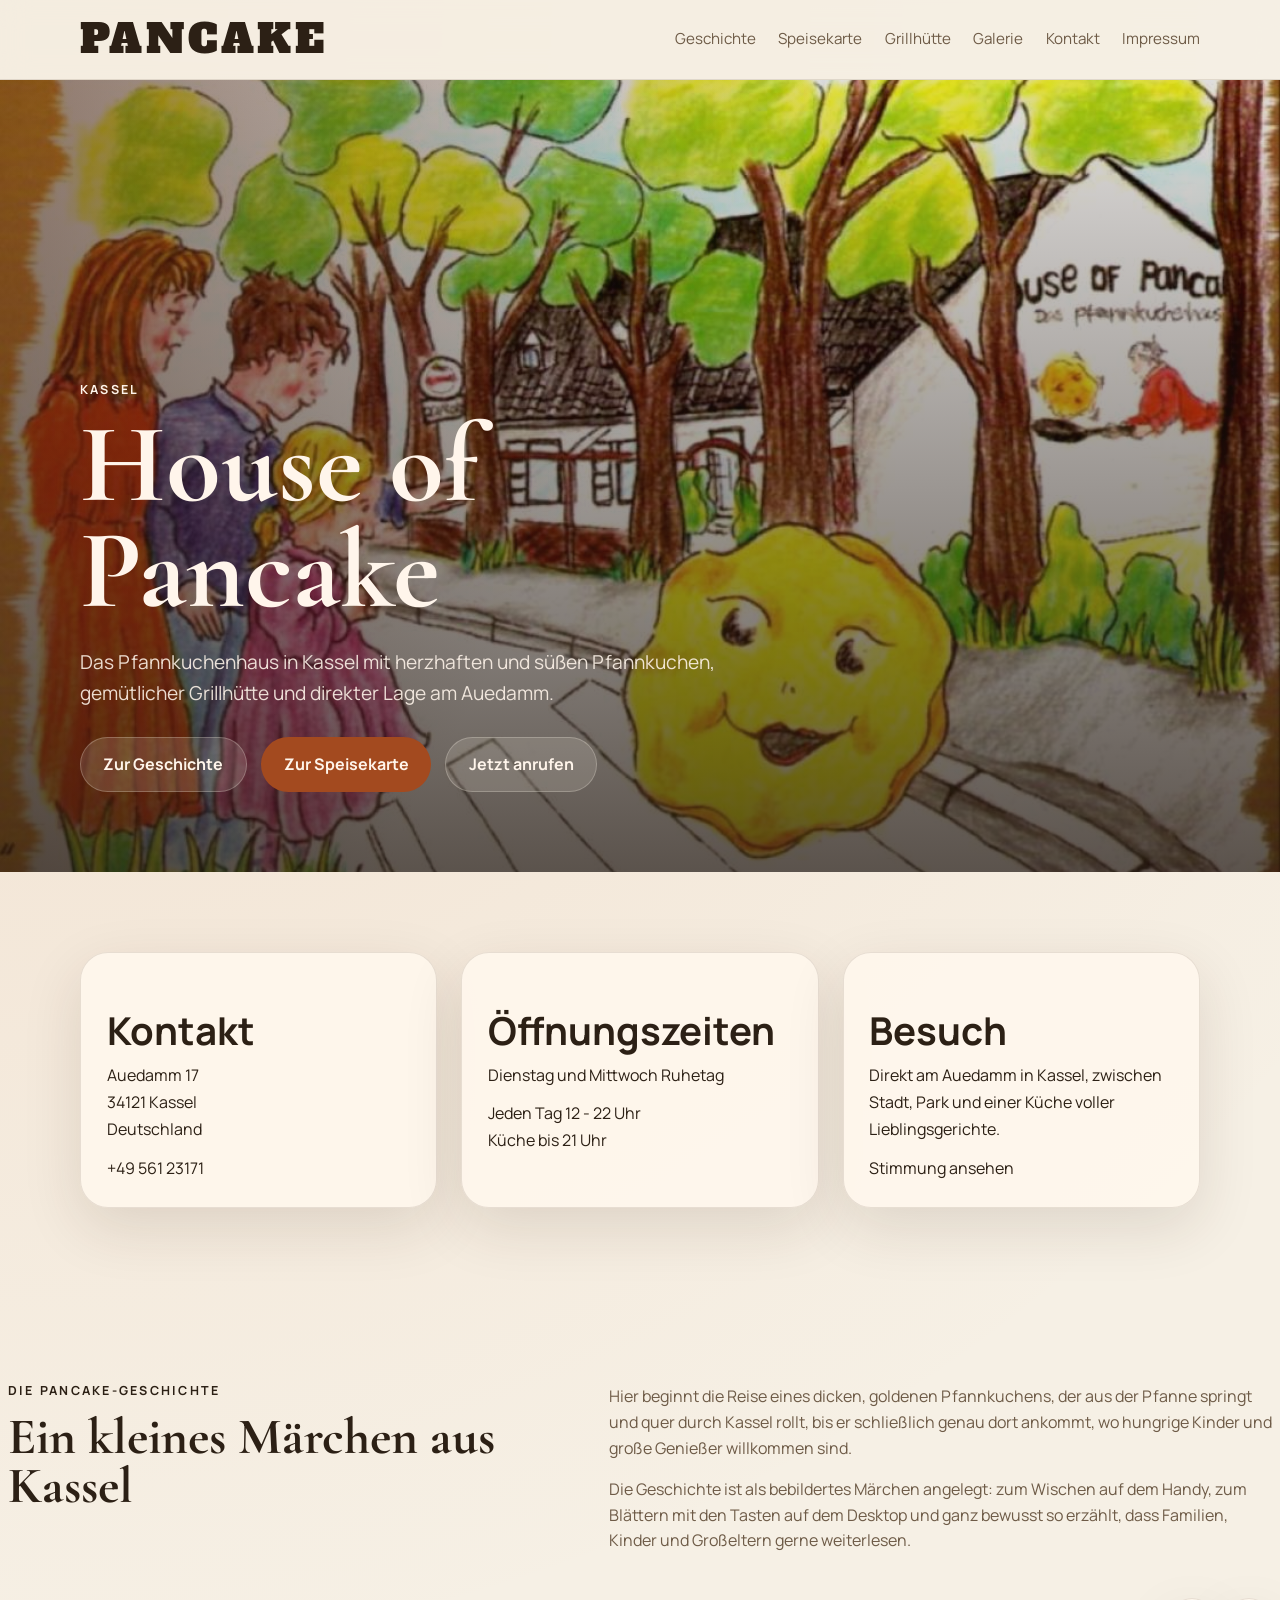
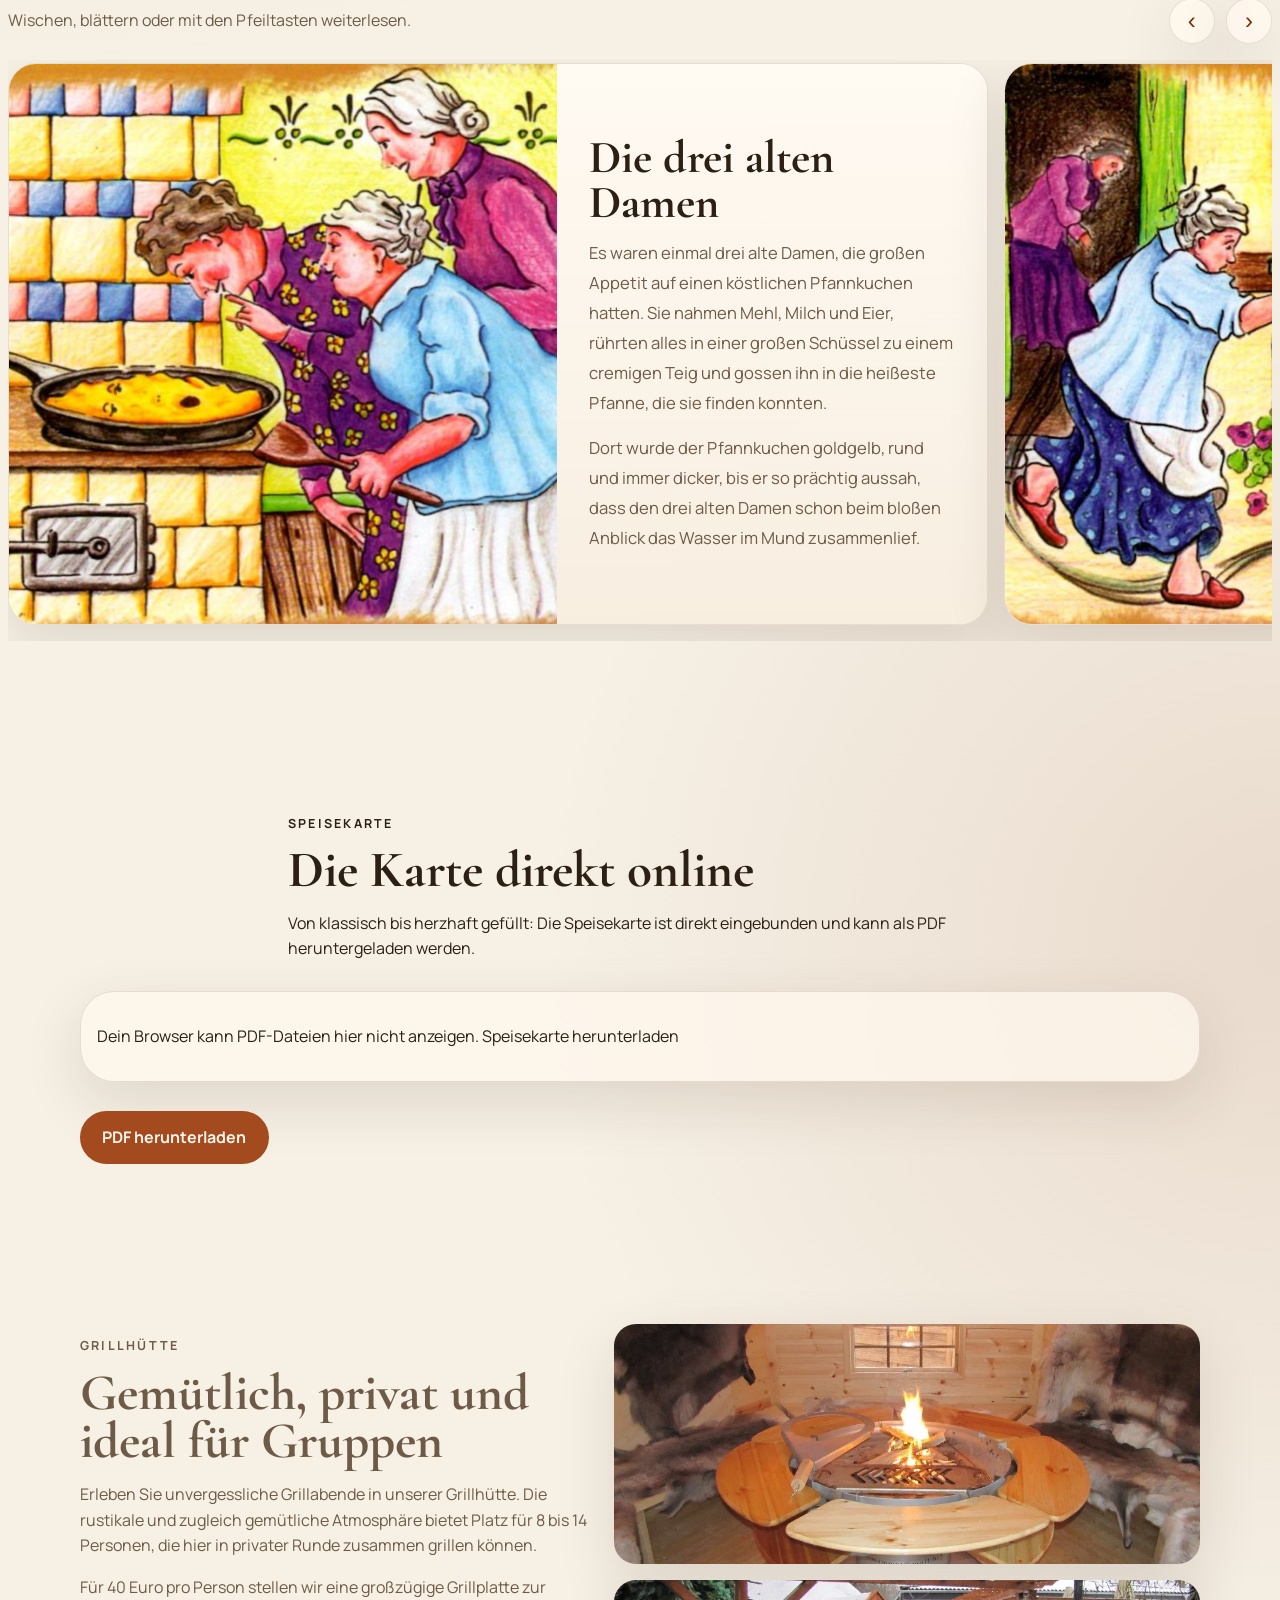
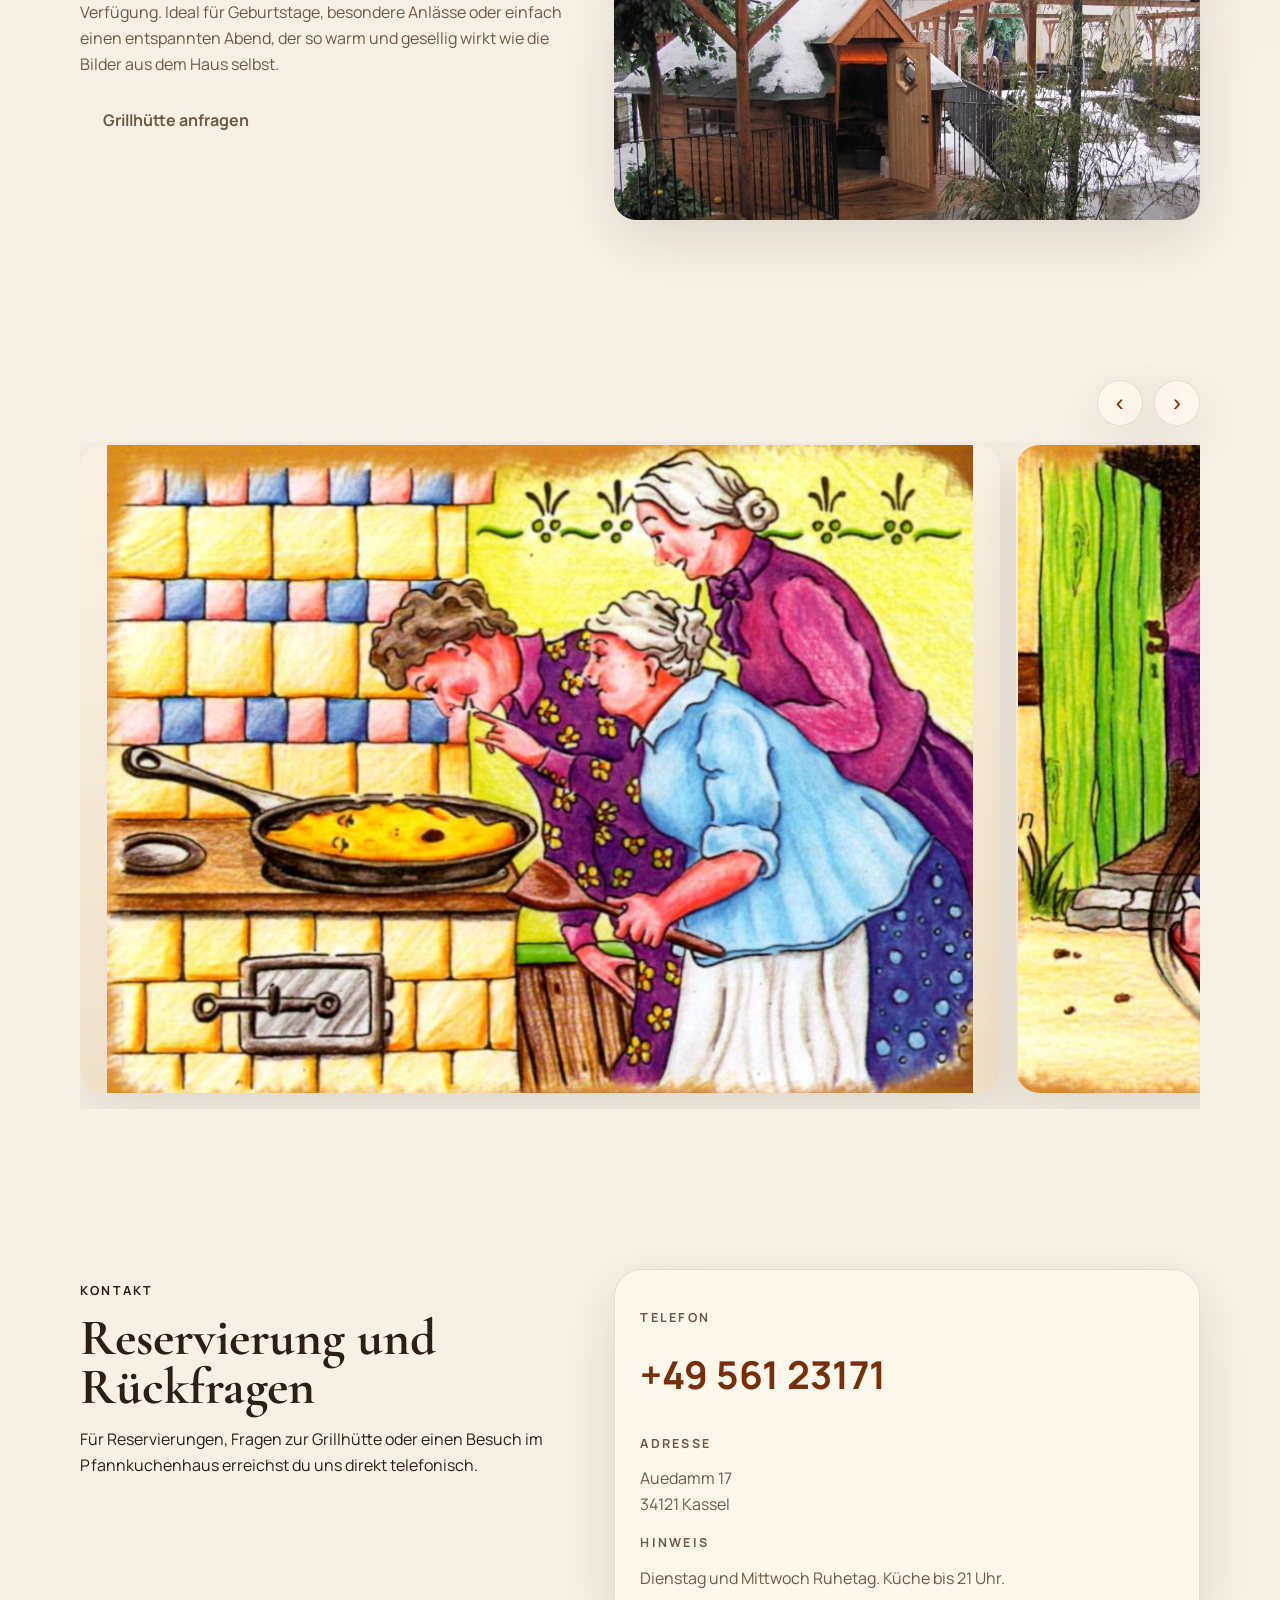
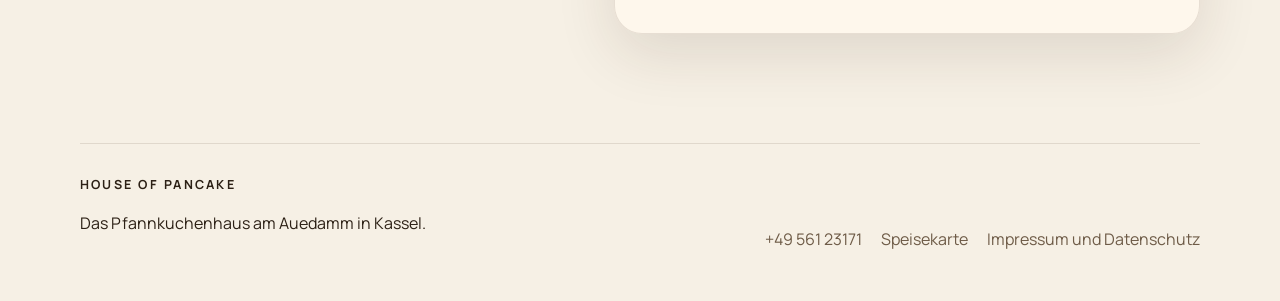
<file: index.html>
<!DOCTYPE html>
<html lang="de">
<head>
  <meta charset="UTF-8">
  <meta name="viewport" content="width=device-width, initial-scale=1.0">
  <title>House of Pancake - Das Pfannkuchenhaus</title>
  <meta name="description" content="House of Pancake in Kassel: Pfannkuchen, Grillhütte, Speisekarte, Öffnungszeiten und Kontakt.">
  <link rel="stylesheet" href="styles.css">
</head>
<body>
  <header class="site-header">
    <div class="container nav-shell">
      <a class="brand" href="#top" aria-label="Zur Startseite">
        <span class="brand-wordmark" aria-label="Pancake">PANCAKE</span>
      </a>
      <nav class="site-nav" aria-label="Hauptnavigation">
        <a href="#geschichte">Geschichte</a>
        <a href="#speisekarte">Speisekarte</a>
        <a href="#grillhuette">Grillhütte</a>
        <a href="#galerie">Galerie</a>
        <a href="#kontakt">Kontakt</a>
        <a href="impressum.html">Impressum</a>
      </nav>
    </div>
  </header>

  <main id="top">
    <section class="hero">
      <div class="hero-media">
        <img src="assets/Pancake Story/8.jpg" alt="Drei hungrige Kinder begegnen dem Pfannkuchen">
      </div>
      <div class="hero-overlay"></div>
      <div class="container hero-content">
        <p class="eyebrow">Kassel</p>
        <h1>House of Pancake</h1>
        <p class="hero-copy">
          Das Pfannkuchenhaus in Kassel mit herzhaften und süßen Pfannkuchen, gemütlicher
          Grillhütte und direkter Lage am Auedamm.
        </p>
        <div class="hero-actions">
          <a class="button button-secondary" href="#geschichte">Zur Geschichte</a>
          <a class="button button-primary" href="#speisekarte">Zur Speisekarte</a>
          <a class="button button-secondary" href="tel:+4956123171">Jetzt anrufen</a>
        </div>
      </div>
    </section>

    <section class="info-strip">
      <div class="container info-grid">
        <article class="info-card">
          <h2>Kontakt</h2>
          <p>Auedamm 17<br>34121 Kassel<br>Deutschland</p>
          <p><a href="tel:+4956123171">+49 561 23171</a></p>
        </article>
        <article class="info-card">
          <h2>Öffnungszeiten</h2>
          <p>Dienstag und Mittwoch Ruhetag</p>
          <p>Jeden Tag 12 - 22 Uhr<br>Küche bis 21 Uhr</p>
        </article>
        <article class="info-card">
          <h2>Besuch</h2>
          <p>Direkt am Auedamm in Kassel, zwischen Stadt, Park und einer Küche voller Lieblingsgerichte.</p>
          <p><a href="#galerie">Stimmung ansehen</a></p>
        </article>
      </div>
    </section>

    <section class="story-section" id="geschichte">
      <div class="container story-intro">
        <div>
          <p class="section-kicker">Die Pancake-Geschichte</p>
          <h2>Ein kleines Märchen aus Kassel</h2>
        </div>
        <div class="story-copy">
          <p>
            Hier beginnt die Reise eines dicken, goldenen Pfannkuchens, der aus der Pfanne springt
            und quer durch Kassel rollt, bis er schließlich genau dort ankommt, wo hungrige Kinder
            und große Genießer willkommen sind.
          </p>
          <p>
            Die Geschichte ist als bebildertes Märchen angelegt: zum Wischen auf dem Handy, zum
            Blättern mit den Tasten auf dem Desktop und ganz bewusst so erzählt, dass Familien,
            Kinder und Großeltern gerne weiterlesen.
          </p>
        </div>
      </div>
      <div class="container story-carousel-shell">
        <div class="story-carousel-header">
          <p>Wischen, blättern oder mit den Pfeiltasten weiterlesen.</p>
          <div class="story-controls" aria-label="Geschichte blättern">
            <button class="story-control" type="button" data-story-prev aria-label="Vorherige Szene">‹</button>
            <button class="story-control" type="button" data-story-next aria-label="Nächste Szene">›</button>
          </div>
        </div>
        <div class="story-journey" data-story-track tabindex="0" aria-label="Pancake-Geschichte">
          <article class="story-card">
            <div class="story-card-inner">
          <div class="story-card-image">
            <img src="assets/Pancake Story/1.jpg" alt="Drei alte Damen bereiten einen Pfannkuchen zu">
          </div>
          <div class="story-card-copy">
            <h3>Die drei alten Damen</h3>
            <p>
              Es waren einmal drei alte Damen, die großen Appetit auf einen köstlichen Pfannkuchen
              hatten. Sie nahmen Mehl, Milch und Eier, rührten alles in einer großen Schüssel zu einem
              cremigen Teig und gossen ihn in die heißeste Pfanne, die sie finden konnten.
            </p>
            <p>
              Dort wurde der Pfannkuchen goldgelb, rund und immer dicker, bis er so prächtig aussah,
              dass den drei alten Damen schon beim bloßen Anblick das Wasser im Mund zusammenlief.
            </p>
          </div>
            </div>
        </article>

        <article class="story-card story-card-reverse">
          <div class="story-card-inner">
          <div class="story-card-image">
            <img src="assets/Pancake Story/2.jpg" alt="Der Pfannkuchen springt aus der Pfanne">
          </div>
          <div class="story-card-copy">
            <h3>Ein Sprung aus der Pfanne</h3>
            <p>
              Die alten Damen wurden immer ungeduldiger und quiekten vor Freude, wie herrlich der
              Pfannkuchen bereits aussehe. Als er hörte, dass man ihn gleich wenden wolle, erschrak er
              so sehr, dass er erst auf die andere Seite fiel und dann mit einem Satz aus der Pfanne
              hüpfte.
            </p>
            <p>
              Kaum hatte er festen Boden unter sich, rollte er zur Tür hinaus auf die Straße, rund und
              schnell wie ein kleines Rad.
            </p>
          </div>
          </div>
        </article>

        <article class="story-card">
          <div class="story-card-inner">
          <div class="story-card-image">
            <img src="assets/Pancake Story/3.jpg" alt="Die alten Damen jagen dem Pfannkuchen hinterher">
          </div>
          <div class="story-card-copy">
            <h3>Die wilde Verfolgung</h3>
            <p>
              "Oh je! Stopp! Willst du wohl stehen bleiben!" riefen die drei alten Damen und liefen mit
              Pfanne und Kochlöffel hinterher, so schnell ihre Füße sie trugen.
            </p>
            <p>
              Doch der Pfannkuchen war flink wie der Wind und rollte im Nu aus dem Städtchen hinaus,
              immer weiter in die Welt.
            </p>
          </div>
          </div>
        </article>

        <article class="story-card story-card-reverse">
          <div class="story-card-inner">
          <div class="story-card-image">
            <img src="assets/Pancake Story/4.jpg" alt="Der Pfannkuchen trifft einen Hasen">
          </div>
          <div class="story-card-copy">
            <h3>Begegnung mit dem Hasen</h3>
            <p>
              Durch Wiesen und Wälder, vorbei an der Löwenburg, sprang ihm plötzlich ein Hase entgegen.
              "Grüß Gott, Pfannkuchen", rief er, "warte doch, damit ich dich fressen kann!"
            </p>
            <p>
              Aber der Pfannkuchen lachte nur und sprach, dass nach den drei alten Damen auch der Hase
              kein Glück haben solle, und rollte schleunigst davon.
            </p>
          </div>
          </div>
        </article>

        <article class="story-card">
          <div class="story-card-inner">
          <div class="story-card-image">
            <img src="assets/Pancake Story/5.jpg" alt="Der Pfannkuchen trifft den Gärtner beim Herkules">
          </div>
          <div class="story-card-copy">
            <h3>Über den Herkules</h3>
            <p>
              Nach einer Weile kam der Pfannkuchen zum Herkules und hüpfte die vielen, vielen Treppen
              hinunter. Unten traf er den Gärtner des Schlossparks, der ihn mit hungrigem Blick
              musterte und ihn zum Verweilen bewegen wollte.
            </p>
            <p>
              Doch der Pfannkuchen dachte gar nicht daran. Nachdem er schon den Damen und dem Hasen
              entwischt war, ließ er auch den Gärtner stehen und rollte eilig weiter.
            </p>
          </div>
          </div>
        </article>

        <article class="story-card story-card-reverse">
          <div class="story-card-inner">
          <div class="story-card-image">
            <img src="assets/Pancake Story/6.jpg" alt="Der Pfannkuchen begegnet einem Schwan am Auedamm">
          </div>
          <div class="story-card-copy">
            <h3>Am Auedamm und an der Spitzhacke</h3>
            <p>
              Er rollte und rollte, bis er den Auedamm erreichte. An der Spitzhacke begegnete er einem
              schönen weißen Schwan. Der fragte freundlich, wohin er so eilig unterwegs sei, und bat um
              ein kleines Stückchen.
            </p>
            <p>
              Doch der Pfannkuchen blieb klug und wachsam. Auch dem Schwan entwischte er und rollte
              weiter in den Auepark.
            </p>
          </div>
          </div>
        </article>

        <article class="story-card">
          <div class="story-card-inner">
          <div class="story-card-image">
            <img src="assets/Pancake Story/7.jpg" alt="Der Pfannkuchen trifft eine Entenfamilie">
          </div>
          <div class="story-card-copy">
            <h3>Die Entenfamilie im Park</h3>
            <p>
              In der Nähe der Schwaneninsel kam ihm eine Entenfamilie entgegen. Auch sie bat um ein
              Stückchen vom leckeren Pfannkuchen. Die Entenmutter fragte ganz freundlich, ob sie nicht
              einen Bissen haben dürften.
            </p>
            <p>
              Aber der Pfannkuchen wusste sich zu helfen. Nachdem er schon so vielen entkommen war,
              rollte er auch an den Enten vorbei, dicht am Wasser entlang.
            </p>
          </div>
          </div>
        </article>

        <article class="story-card story-card-reverse">
          <div class="story-card-inner">
          <div class="story-card-image">
            <img src="assets/Pancake Story/8.jpg" alt="Der Pfannkuchen trifft drei hungrige Waisenkinder">
          </div>
          <div class="story-card-copy">
            <h3>Drei hungrige Kinder</h3>
            <p>
              Als die Sonne unterging, traf der Pfannkuchen am Ende einer kleinen weißen Brücke drei
              Kinder, die sich verirrt hatten und weinend vor Hunger dort saßen. Das älteste bat um
              Hilfe, das zweite um einen kleinen Bissen, und das jüngste war vor Hunger schon ganz still
              geworden.
            </p>
            <p>
              Da merkte der Pfannkuchen, dass hier keine Gier sprach, sondern echter Hunger.
            </p>
          </div>
          </div>
        </article>

        <article class="story-card">
          <div class="story-card-inner">
          <div class="story-card-image">
            <img src="assets/Pancake Story/9.jpg" alt="Der Pfannkuchen führt die Kinder ins House of Pancake">
          </div>
          <div class="story-card-copy">
            <h3>Folgt mir ins House of Pancake</h3>
            <p class="quote">
              "Folgt mir! Es ist nur noch ein kleines Stück aus dem Park hinaus, über die Straße direkt
              am Auedamm. Dort befindet sich das Pfannkuchenhaus Kassels. Da gibt es ganz viele
              Pfannkuchen, so dick und lecker wie mich, mit allem drauf und drin, was euer Herz
              begehrt."
            </p>
            <p>
              Und so folgten die Kinder dem Pfannkuchen ins Pfannkuchenhaus und schlugen sich dort die
              Bäuche voll. Genau dort endet die Geschichte und beginnt der Besuch im House of Pancake.
            </p>
          </div>
          </div>
        </article>
        </div>
      </div>
    </section>

    <section class="menu-section" id="speisekarte">
      <div class="container section-head">
        <p class="section-kicker">Speisekarte</p>
        <h2>Die Karte direkt online</h2>
        <p>Von klassisch bis herzhaft gefüllt: Die Speisekarte ist direkt eingebunden und kann als PDF heruntergeladen werden.</p>
      </div>
      <div class="container menu-frame-shell">
        <object class="menu-frame" data="Speisekarte.pdf" type="application/pdf" aria-label="Speisekarte als PDF">
          <p>
            Dein Browser kann PDF-Dateien hier nicht anzeigen.
            <a href="Speisekarte.pdf">Speisekarte herunterladen</a>
          </p>
        </object>
      </div>
      <div class="container center-row">
        <a class="button button-primary" href="Speisekarte.pdf">PDF herunterladen</a>
      </div>
    </section>

    <section class="grill-section" id="grillhuette">
      <div class="container split-layout">
        <div class="split-copy">
          <p class="section-kicker">Grillhütte</p>
          <h2>Gemütlich, privat und ideal für Gruppen</h2>
          <p>
            Erleben Sie unvergessliche Grillabende in unserer Grillhütte. Die rustikale und zugleich
            gemütliche Atmosphäre bietet Platz für 8 bis 14 Personen, die hier in privater Runde
            zusammen grillen können.
          </p>
          <p>
            Für 40 Euro pro Person stellen wir eine großzügige Grillplatte zur Verfügung. Ideal für
            Geburtstage, besondere Anlässe oder einfach einen entspannten Abend, der so warm und
            gesellig wirkt wie die Bilder aus dem Haus selbst.
          </p>
          <a class="button button-secondary" href="tel:+4956123171">Grillhütte anfragen</a>
        </div>
        <div class="split-gallery">
          <img src="assets/grill-1.jpg" alt="Grillhütte im House of Pancake">
          <img src="assets/grill-2.jpg" alt="Weitere Ansicht der Grillhütte">
        </div>
      </div>
    </section>

    <section class="gallery-section" id="galerie">
      <div class="container gallery-carousel-shell">
        <div class="gallery-controls" aria-label="Galerie blättern">
          <button class="gallery-control" type="button" data-gallery-prev aria-label="Vorheriges Bild">‹</button>
          <button class="gallery-control" type="button" data-gallery-next aria-label="Nächstes Bild">›</button>
        </div>
        <div class="gallery-strip" data-gallery-track tabindex="0" aria-label="Galerie mit Bildern zum Durchblättern">
          <img src="assets/Pancake Story/1.jpg" alt="Pancake Story Bild 1">
          <img src="assets/Pancake Story/2.jpg" alt="Pancake Story Bild 2">
          <img src="assets/Pancake Story/3.jpg" alt="Pancake Story Bild 3">
          <img src="assets/Pancake Story/4.jpg" alt="Pancake Story Bild 4">
          <img src="assets/Pancake Story/5.jpg" alt="Pancake Story Bild 5">
          <img src="assets/Pancake Story/6.jpg" alt="Pancake Story Bild 6">
          <img src="assets/Pancake Story/7.jpg" alt="Pancake Story Bild 7">
          <img src="assets/Pancake Story/8.jpg" alt="Pancake Story Bild 8">
          <img src="assets/Pancake Story/9.jpg" alt="Pancake Story Bild 9">
        </div>
      </div>
    </section>

    <section class="contact-section" id="kontakt">
      <div class="container contact-shell">
        <div>
          <p class="section-kicker">Kontakt</p>
          <h2>Reservierung und Rückfragen</h2>
          <p>Für Reservierungen, Fragen zur Grillhütte oder einen Besuch im Pfannkuchenhaus erreichst du uns direkt telefonisch.</p>
        </div>
        <div class="contact-card">
          <p class="contact-label">Telefon</p>
          <a class="contact-value" href="tel:+4956123171">+49 561 23171</a>
          <p class="contact-label">Adresse</p>
          <p class="contact-text">Auedamm 17<br>34121 Kassel</p>
          <p class="contact-label">Hinweis</p>
          <p class="contact-text">Dienstag und Mittwoch Ruhetag. Küche bis 21 Uhr.</p>
        </div>
      </div>
    </section>
  </main>

  <footer class="site-footer">
    <div class="container footer-shell">
      <div>
        <p class="footer-title">HOUSE OF PANCAKE</p>
        <p>Das Pfannkuchenhaus am Auedamm in Kassel.</p>
      </div>
      <div class="footer-links">
        <a href="tel:+4956123171">+49 561 23171</a>
        <a href="Speisekarte.pdf">Speisekarte</a>
        <a href="impressum.html">Impressum und Datenschutz</a>
      </div>
    </div>
  </footer>
  <script>
    (function () {
      const track = document.querySelector("[data-story-track]");
      const prevButton = document.querySelector("[data-story-prev]");
      const nextButton = document.querySelector("[data-story-next]");

      if (!track || !prevButton || !nextButton) {
        return;
      }

      const scrollByCard = (direction) => {
        const card = track.querySelector(".story-card");
        const amount = card ? card.getBoundingClientRect().width + 16 : track.clientWidth;
        track.scrollBy({ left: amount * direction, behavior: "smooth" });
      };

      prevButton.addEventListener("click", () => scrollByCard(-1));
      nextButton.addEventListener("click", () => scrollByCard(1));

      track.addEventListener("keydown", (event) => {
        if (event.key === "ArrowLeft") {
          event.preventDefault();
          scrollByCard(-1);
        }

        if (event.key === "ArrowRight") {
          event.preventDefault();
          scrollByCard(1);
        }
      });

      const galleryTrack = document.querySelector("[data-gallery-track]");
      const galleryPrev = document.querySelector("[data-gallery-prev]");
      const galleryNext = document.querySelector("[data-gallery-next]");

      if (galleryTrack && galleryPrev && galleryNext) {
        const scrollGallery = (direction) => {
          const image = galleryTrack.querySelector("img");
          const amount = image ? image.getBoundingClientRect().width + 16 : galleryTrack.clientWidth;
          galleryTrack.scrollBy({ left: amount * direction, behavior: "smooth" });
        };

        galleryPrev.addEventListener("click", () => scrollGallery(-1));
        galleryNext.addEventListener("click", () => scrollGallery(1));

        galleryTrack.addEventListener("keydown", (event) => {
          if (event.key === "ArrowLeft") {
            event.preventDefault();
            scrollGallery(-1);
          }

          if (event.key === "ArrowRight") {
            event.preventDefault();
            scrollGallery(1);
          }
        });
      }
    }());
  </script>
</body>
</html>
</file>
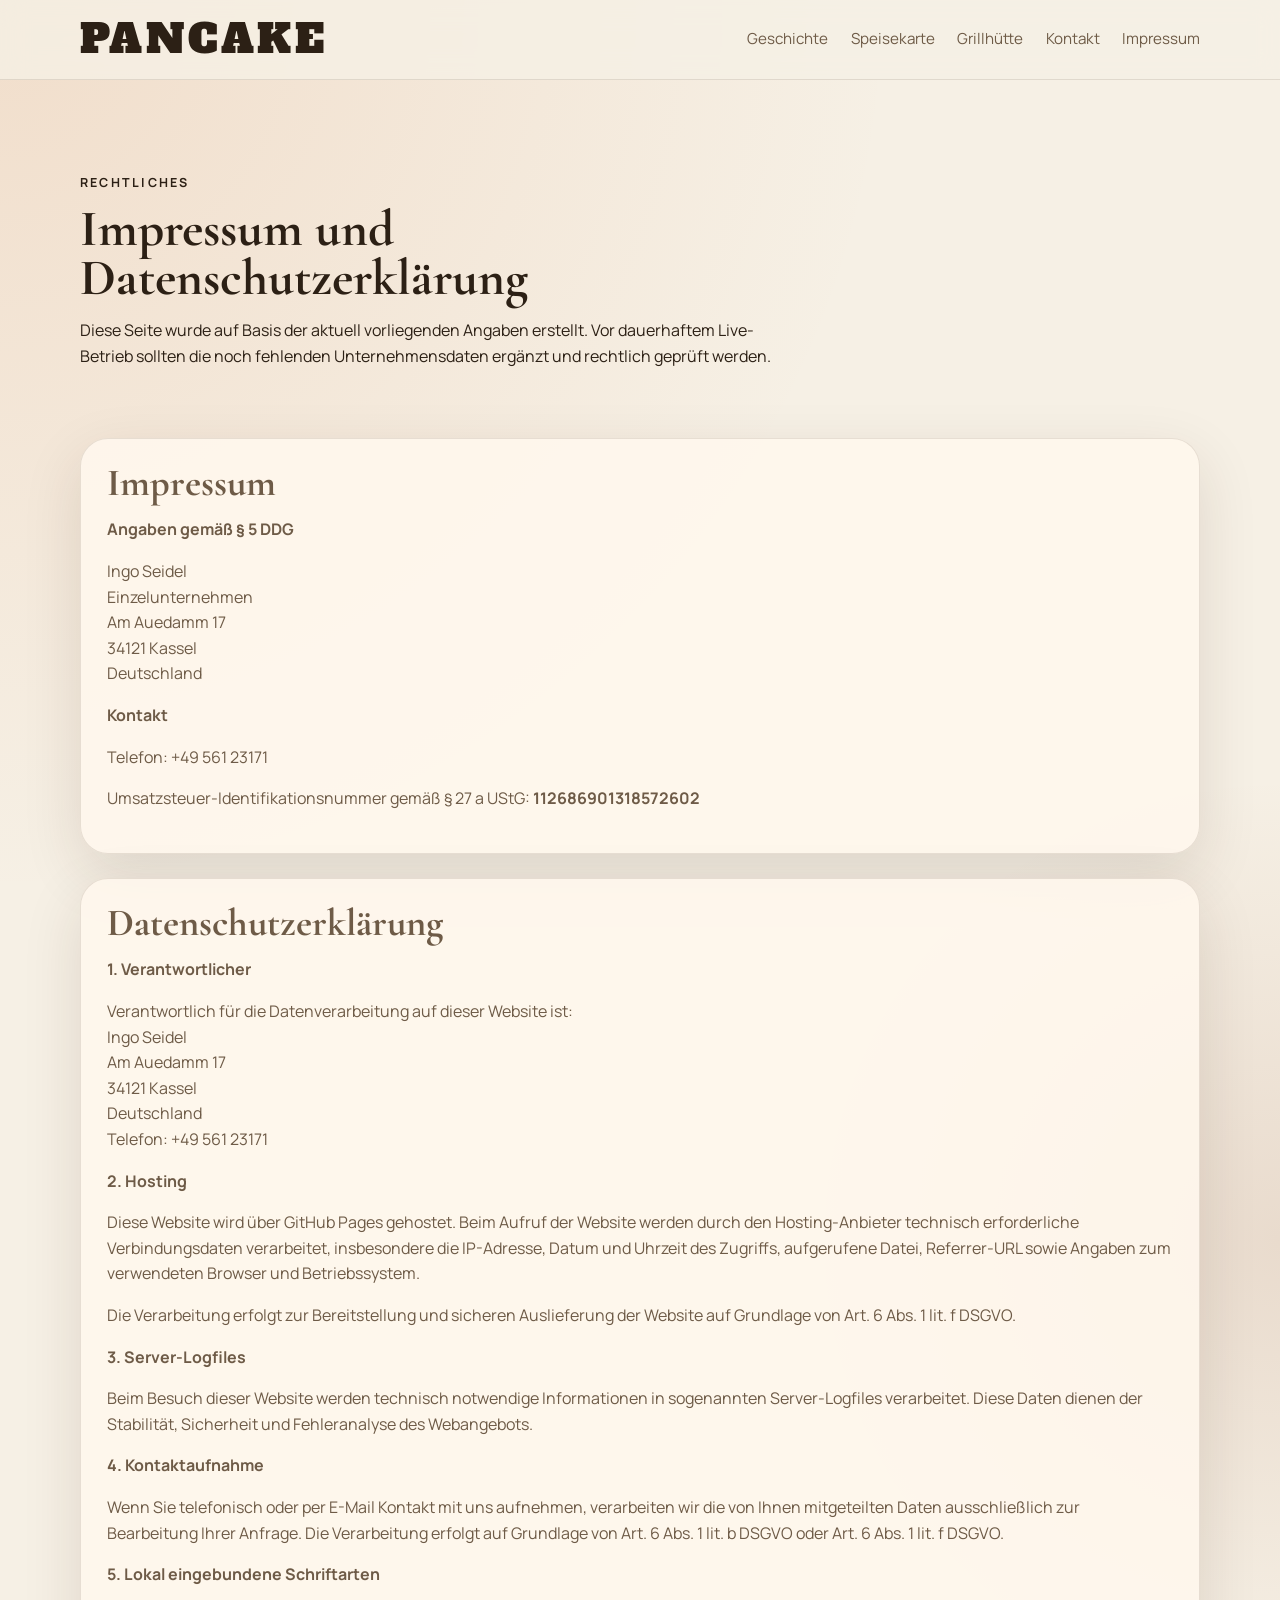
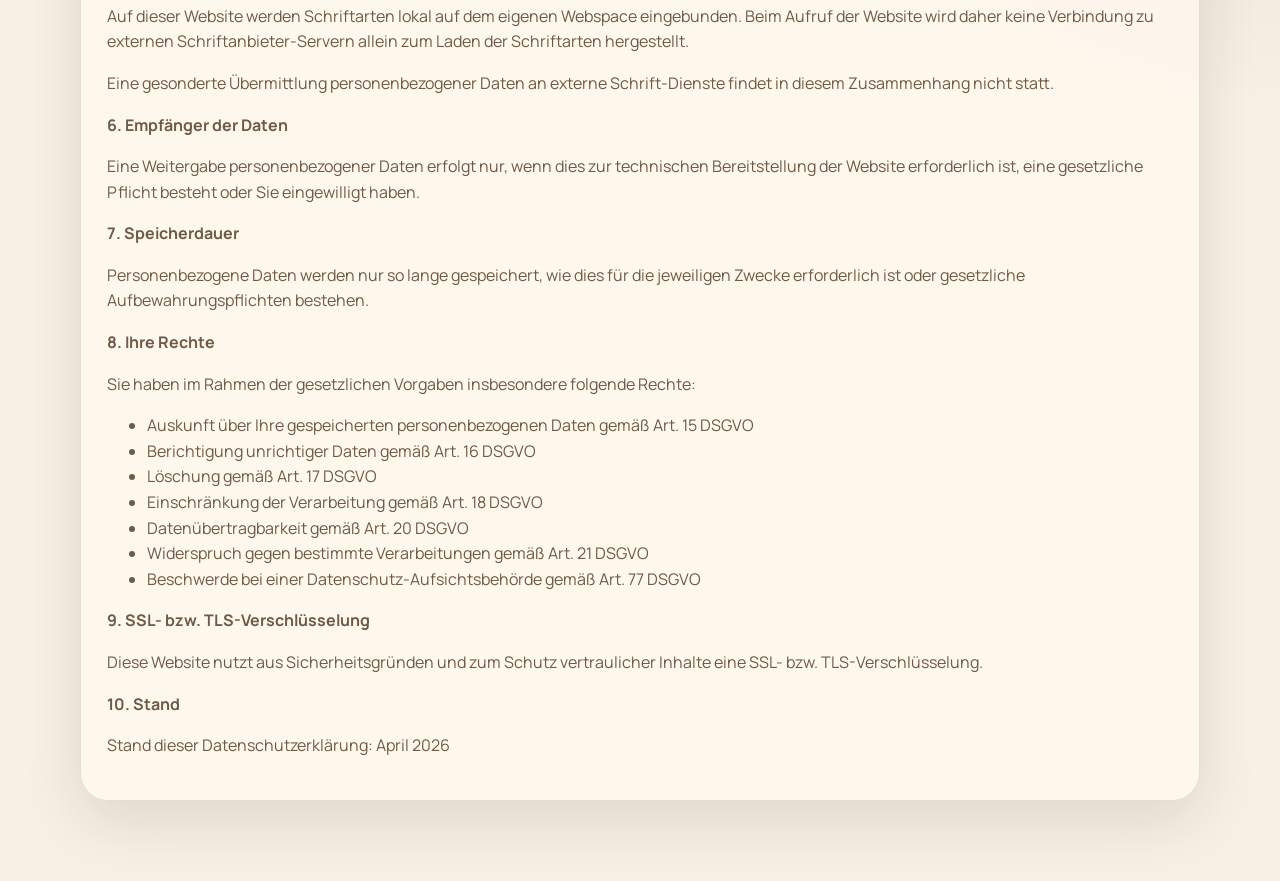
<file: impressum.html>
<!DOCTYPE html>
<html lang="de">
<head>
  <meta charset="UTF-8">
  <meta name="viewport" content="width=device-width, initial-scale=1.0">
  <title>Impressum und Datenschutz - House of Pancake</title>
  <link rel="stylesheet" href="styles.css">
</head>
<body>
  <header class="site-header">
    <div class="container nav-shell">
      <a class="brand" href="index.html" aria-label="Zur Startseite">
        <span class="brand-wordmark" aria-label="Pancake">PANCAKE</span>
      </a>
      <nav class="site-nav" aria-label="Seitennavigation">
        <a href="index.html#geschichte">Geschichte</a>
        <a href="index.html#speisekarte">Speisekarte</a>
        <a href="index.html#grillhuette">Grillhütte</a>
        <a href="index.html#kontakt">Kontakt</a>
        <a href="impressum.html">Impressum</a>
      </nav>
    </div>
  </header>

  <main class="legal-page">
    <div class="container legal-shell">
      <div class="section-head">
        <p class="section-kicker">Rechtliches</p>
        <h1>Impressum und Datenschutzerklärung</h1>
        <p>
          Diese Seite wurde auf Basis der aktuell vorliegenden Angaben erstellt. Vor dauerhaftem
          Live-Betrieb sollten die noch fehlenden Unternehmensdaten ergänzt und rechtlich geprüft werden.
        </p>
      </div>

      <section class="legal-card">
        <h2>Impressum</h2>
        <p><strong>Angaben gemäß § 5 DDG</strong></p>
        <p>
          Ingo Seidel<br>
          Einzelunternehmen<br>
          Am Auedamm 17<br>
          34121 Kassel<br>
          Deutschland
        </p>
        <p><strong>Kontakt</strong></p>
        <p>
          Telefon: <a href="tel:+4956123171">+49 561 23171</a>
        </p>
        <p>
          Umsatzsteuer-Identifikationsnummer gemäß § 27 a UStG:
          <strong>112686901318572602</strong>
        </p>
        
      </section>

      <section class="legal-card">
        <h2>Datenschutzerklärung</h2>
        <p><strong>1. Verantwortlicher</strong></p>
        <p>
          Verantwortlich für die Datenverarbeitung auf dieser Website ist:<br>
          Ingo Seidel<br>
          Am Auedamm 17<br>
          34121 Kassel<br>
          Deutschland<br>
          Telefon: <a href="tel:+4956123171">+49 561 23171</a>
          
        </p>

        <p><strong>2. Hosting</strong></p>
        <p>
          Diese Website wird über GitHub Pages gehostet. Beim Aufruf der Website werden durch den
          Hosting-Anbieter technisch erforderliche Verbindungsdaten verarbeitet, insbesondere die
          IP-Adresse, Datum und Uhrzeit des Zugriffs, aufgerufene Datei, Referrer-URL sowie Angaben
          zum verwendeten Browser und Betriebssystem.
        </p>
        <p>
          Die Verarbeitung erfolgt zur Bereitstellung und sicheren Auslieferung der Website auf
          Grundlage von Art. 6 Abs. 1 lit. f DSGVO.
        </p>

        <p><strong>3. Server-Logfiles</strong></p>
        <p>
          Beim Besuch dieser Website werden technisch notwendige Informationen in sogenannten
          Server-Logfiles verarbeitet. Diese Daten dienen der Stabilität, Sicherheit und
          Fehleranalyse des Webangebots.
        </p>

        <p><strong>4. Kontaktaufnahme</strong></p>
        <p>
          Wenn Sie telefonisch oder per E-Mail Kontakt mit uns aufnehmen, verarbeiten wir die von
          Ihnen mitgeteilten Daten ausschließlich zur Bearbeitung Ihrer Anfrage. Die Verarbeitung
          erfolgt auf Grundlage von Art. 6 Abs. 1 lit. b DSGVO oder Art. 6 Abs. 1 lit. f DSGVO.
        </p>

        <p><strong>5. Lokal eingebundene Schriftarten</strong></p>
        <p>
          Auf dieser Website werden Schriftarten lokal auf dem eigenen Webspace eingebunden. Beim
          Aufruf der Website wird daher keine Verbindung zu externen Schriftanbieter-Servern allein
          zum Laden der Schriftarten hergestellt.
        </p>
        <p>
          Eine gesonderte Übermittlung personenbezogener Daten an externe Schrift-Dienste findet in
          diesem Zusammenhang nicht statt.
        </p>

        <p><strong>6. Empfänger der Daten</strong></p>
        <p>
          Eine Weitergabe personenbezogener Daten erfolgt nur, wenn dies zur technischen Bereitstellung
          der Website erforderlich ist, eine gesetzliche Pflicht besteht oder Sie eingewilligt haben.
        </p>

        <p><strong>7. Speicherdauer</strong></p>
        <p>
          Personenbezogene Daten werden nur so lange gespeichert, wie dies für die jeweiligen Zwecke
          erforderlich ist oder gesetzliche Aufbewahrungspflichten bestehen.
        </p>

        <p><strong>8. Ihre Rechte</strong></p>
        <p>Sie haben im Rahmen der gesetzlichen Vorgaben insbesondere folgende Rechte:</p>
        <ul>
          <li>Auskunft über Ihre gespeicherten personenbezogenen Daten gemäß Art. 15 DSGVO</li>
          <li>Berichtigung unrichtiger Daten gemäß Art. 16 DSGVO</li>
          <li>Löschung gemäß Art. 17 DSGVO</li>
          <li>Einschränkung der Verarbeitung gemäß Art. 18 DSGVO</li>
          <li>Datenübertragbarkeit gemäß Art. 20 DSGVO</li>
          <li>Widerspruch gegen bestimmte Verarbeitungen gemäß Art. 21 DSGVO</li>
          <li>Beschwerde bei einer Datenschutz-Aufsichtsbehörde gemäß Art. 77 DSGVO</li>
        </ul>

        <p><strong>9. SSL- bzw. TLS-Verschlüsselung</strong></p>
        <p>
          Diese Website nutzt aus Sicherheitsgründen und zum Schutz vertraulicher Inhalte eine
          SSL- bzw. TLS-Verschlüsselung.
        </p>

        <p><strong>10. Stand</strong></p>
        <p>Stand dieser Datenschutzerklärung: April 2026</p>
      </section>
    </div>
  </main>
</body>
</html>
</file>
<file: styles.css>
@font-face {
  font-family: "Alfa Slab One";
  font-style: normal;
  font-weight: 400;
  font-display: swap;
  src: url("assets/fonts/AlfaSlabOne-Regular.ttf") format("truetype");
}

@font-face {
  font-family: "Cormorant Garamond";
  font-style: normal;
  font-weight: 500;
  font-display: swap;
  src: url("assets/fonts/cormorant-garamond-500.ttf") format("truetype");
}

@font-face {
  font-family: "Cormorant Garamond";
  font-style: normal;
  font-weight: 600;
  font-display: swap;
  src: url("assets/fonts/cormorant-garamond-600.ttf") format("truetype");
}

@font-face {
  font-family: "Cormorant Garamond";
  font-style: normal;
  font-weight: 700;
  font-display: swap;
  src: url("assets/fonts/cormorant-garamond-700.ttf") format("truetype");
}

@font-face {
  font-family: "Manrope";
  font-style: normal;
  font-weight: 400;
  font-display: swap;
  src: url("assets/fonts/manrope-400.ttf") format("truetype");
}

@font-face {
  font-family: "Manrope";
  font-style: normal;
  font-weight: 500;
  font-display: swap;
  src: url("assets/fonts/manrope-500.ttf") format("truetype");
}

@font-face {
  font-family: "Manrope";
  font-style: normal;
  font-weight: 600;
  font-display: swap;
  src: url("assets/fonts/manrope-600.ttf") format("truetype");
}

@font-face {
  font-family: "Manrope";
  font-style: normal;
  font-weight: 700;
  font-display: swap;
  src: url("assets/fonts/manrope-700.ttf") format("truetype");
}

:root {
  --bg: #f6f0e5;
  --bg-soft: #efe3cf;
  --surface: rgba(255, 248, 237, 0.88);
  --text: #2c2015;
  --muted: #6e5b47;
  --accent: #a34a1f;
  --accent-dark: #7a2f0b;
  --line: rgba(68, 43, 26, 0.12);
  --shadow: 0 20px 60px rgba(58, 34, 17, 0.12);
  --radius: 28px;
}

* {
  box-sizing: border-box;
}

html {
  scroll-behavior: smooth;
}

body {
  margin: 0;
  font-family: "Manrope", sans-serif;
  color: var(--text);
  background:
    radial-gradient(circle at top left, rgba(215, 126, 67, 0.16), transparent 32%),
    radial-gradient(circle at right, rgba(138, 66, 31, 0.12), transparent 26%),
    var(--bg);
  line-height: 1.6;
}

img {
  display: block;
  width: 100%;
}

a {
  color: inherit;
  text-decoration: none;
}

.container {
  width: min(1120px, calc(100% - 2rem));
  margin: 0 auto;
}

.site-header {
  position: sticky;
  top: 0;
  z-index: 20;
  backdrop-filter: blur(14px);
  background: rgba(246, 240, 229, 0.8);
  border-bottom: 1px solid var(--line);
}

.nav-shell {
  display: flex;
  align-items: center;
  justify-content: space-between;
  gap: 1rem;
  padding: 0.85rem 0;
}

.brand {
  display: inline-flex;
  align-items: center;
  min-height: 52px;
}

.brand-wordmark {
  display: inline-block;
  font-family: "Alfa Slab One", "Cormorant Garamond", serif;
  font-size: clamp(1.9rem, 3.2vw, 2.95rem);
  font-weight: 400;
  letter-spacing: 0.08em;
  line-height: 1;
  color: var(--text);
}

.site-nav {
  display: flex;
  flex-wrap: wrap;
  justify-content: flex-end;
  gap: 1rem 1.4rem;
  font-size: 0.95rem;
  color: var(--muted);
}

.site-nav a:hover,
.site-nav a:focus-visible,
.footer-links a:hover,
.footer-links a:focus-visible {
  color: var(--accent-dark);
}

.hero {
  position: relative;
  min-height: 88vh;
  display: grid;
  align-items: end;
  overflow: hidden;
}

.hero-media,
.hero-overlay {
  position: absolute;
  inset: 0;
}

.hero-media img {
  height: 100%;
  object-fit: cover;
  object-position: center;
  filter: saturate(0.92) contrast(1.02);
}

.hero-overlay {
  background:
    linear-gradient(180deg, rgba(34, 23, 14, 0.14), rgba(34, 23, 14, 0.74)),
    linear-gradient(120deg, rgba(81, 36, 12, 0.55), transparent 48%);
}

.hero-content {
  position: relative;
  z-index: 1;
  padding: 8rem 0 5rem;
  color: #fff5eb;
}

.eyebrow,
.section-kicker,
.contact-label,
.footer-title {
  letter-spacing: 0.18em;
  text-transform: uppercase;
  font-size: 0.78rem;
  font-weight: 700;
}

.hero h1,
.hero h2,
.story-section h2,
.menu-section h2,
.grill-section h2,
.gallery-section h2,
.contact-section h2,
.legal-page h1,
.legal-page h2 {
  margin: 0;
  font-family: "Cormorant Garamond", serif;
  line-height: 0.95;
}

.hero h1 {
  margin-top: 0.6rem;
  max-width: 9ch;
  font-size: clamp(3.5rem, 10vw, 7rem);
}

.hero-copy {
  max-width: 42rem;
  margin: 1.4rem 0 0;
  font-size: clamp(1rem, 2vw, 1.2rem);
  color: rgba(255, 245, 235, 0.88);
}

.hero-actions,
.center-row {
  display: flex;
  flex-wrap: wrap;
  gap: 0.9rem;
  margin-top: 1.8rem;
}

.button {
  display: inline-flex;
  align-items: center;
  justify-content: center;
  min-height: 52px;
  padding: 0.85rem 1.4rem;
  border-radius: 999px;
  font-weight: 700;
  transition: transform 150ms ease, background-color 150ms ease, color 150ms ease;
}

.button:hover,
.button:focus-visible {
  transform: translateY(-2px);
}

.button-primary {
  background: var(--accent);
  color: #fff5eb;
}

.button-primary:hover,
.button-primary:focus-visible {
  background: var(--accent-dark);
}

.button-secondary {
  background: rgba(255, 245, 235, 0.14);
  border: 1px solid rgba(255, 245, 235, 0.24);
  color: inherit;
}

.info-strip,
.story-section,
.menu-section,
.grill-section,
.gallery-section,
.contact-section,
.legal-page {
  padding: 5rem 0;
}

.story-section .container {
  width: min(1280px, calc(100% - 1rem));
}

.info-grid,
.story-layout,
.split-layout,
.contact-shell,
.footer-shell {
  display: grid;
  gap: 1.5rem;
}

.info-grid {
  grid-template-columns: repeat(3, minmax(0, 1fr));
}

.info-card,
.contact-card,
.legal-card {
  padding: 1.6rem;
  background: var(--surface);
  border: 1px solid var(--line);
  border-radius: var(--radius);
  box-shadow: var(--shadow);
}

.info-card {
  display: flex;
  flex-direction: column;
  justify-content: flex-start;
  min-height: 100%;
}

.info-card h2,
.story-section h2,
.menu-section h2,
.grill-section h2,
.gallery-section h2,
.contact-section h2,
.legal-page h1,
.legal-page h2 {
  font-size: clamp(2.2rem, 4vw, 3.8rem);
}

.info-card h2 {
  font-size: clamp(1.8rem, 3vw, 2.6rem);
  line-height: 1.02;
  margin-bottom: 0.75rem;
}

.info-card p {
  margin: 0;
  line-height: 1.7;
}

.info-card p + p {
  margin-top: 0.7rem;
}

.story-layout,
.split-layout,
.contact-shell {
  grid-template-columns: 1fr 1.15fr;
  align-items: start;
}

.story-intro {
  display: grid;
  grid-template-columns: 1fr 1.15fr;
  gap: 1.5rem;
  margin-bottom: 1.75rem;
}

.story-copy,
.split-copy,
.contact-card,
.legal-card {
  color: var(--muted);
}

.quote {
  margin-top: 1.25rem;
  padding-left: 1rem;
  border-left: 3px solid rgba(163, 74, 31, 0.35);
  font-style: italic;
  color: var(--text);
}

.story-journey {
  display: grid;
  grid-auto-flow: column;
  grid-auto-columns: min(86vw, 980px);
  gap: 1rem;
  overflow-x: auto;
  padding: 0.2rem 0 1rem;
  scroll-snap-type: x mandatory;
  scrollbar-width: thin;
  scrollbar-color: rgba(122, 47, 11, 0.35) transparent;
}

.story-journey::-webkit-scrollbar {
  height: 10px;
}

.story-journey::-webkit-scrollbar-thumb {
  background: rgba(122, 47, 11, 0.35);
  border-radius: 999px;
}

.story-carousel-shell {
  display: grid;
  gap: 1rem;
}

.story-carousel-header {
  display: flex;
  align-items: center;
  justify-content: space-between;
  gap: 1rem;
  color: var(--muted);
}

.story-carousel-header p {
  margin: 0;
}

.story-controls {
  display: flex;
  gap: 0.7rem;
}

.story-control {
  width: 46px;
  height: 46px;
  border: 1px solid var(--line);
  border-radius: 999px;
  background: var(--surface);
  color: var(--accent-dark);
  font-size: 1.5rem;
  line-height: 1;
  cursor: pointer;
  box-shadow: var(--shadow);
}

.story-control:hover,
.story-control:focus-visible {
  background: #fff6ec;
}

.story-card {
  display: block;
  border-radius: var(--radius);
  overflow: hidden;
  background: var(--surface);
  border: 1px solid var(--line);
  box-shadow: var(--shadow);
  scroll-snap-align: start;
  max-width: 1120px;
  margin: 0 auto;
}

.story-card-inner {
  display: grid;
  grid-template-columns: 56% 44%;
  align-items: stretch;
  min-height: 560px;
}

.story-card-image {
  height: 100%;
}

.story-card-image img {
  width: 100%;
  height: 100%;
  max-height: none;
  aspect-ratio: auto;
  object-fit: cover;
  object-position: center;
  border-radius: 0;
  background: transparent;
  box-shadow: none;
}

.story-card-copy {
  padding: 2.3rem 2rem;
  color: var(--muted);
  display: flex;
  flex-direction: column;
  justify-content: center;
  background: linear-gradient(180deg, rgba(255, 250, 243, 0.92), rgba(247, 238, 224, 0.98));
}

.story-step {
  margin: 0 0 0.25rem;
  font-size: 0.78rem;
  font-weight: 700;
  letter-spacing: 0.14em;
  text-transform: uppercase;
  color: var(--accent-dark);
}

.story-panel h3 {
  margin: 0 0 0.7rem;
  font-family: "Cormorant Garamond", serif;
  font-size: clamp(1.8rem, 3vw, 2.6rem);
  line-height: 1;
}

.story-card-copy h3 {
  margin: 0 0 0.9rem;
  font-family: "Cormorant Garamond", serif;
  font-size: clamp(2.1rem, 3.6vw, 3rem);
  line-height: 0.96;
  color: var(--text);
}

.story-card-copy p {
  margin: 0;
  font-size: 1.04rem;
  line-height: 1.8;
}

.story-card-copy p + p {
  margin-top: 0.95rem;
}

.story-card-copy .quote {
  margin-top: 0;
}

.section-head {
  max-width: 44rem;
  margin-bottom: 1.8rem;
}

.menu-frame-shell {
  padding: 1rem;
  background: rgba(255, 248, 237, 0.76);
  border: 1px solid var(--line);
  border-radius: calc(var(--radius) + 6px);
  box-shadow: var(--shadow);
}

.menu-frame {
  width: 100%;
  min-height: 78vh;
  border: 0;
  border-radius: 20px;
  background: #fff;
}

.split-gallery {
  display: grid;
  gap: 1rem;
}

.split-gallery img,
.gallery-grid img {
  height: 100%;
  min-height: 240px;
  object-fit: cover;
  border-radius: 22px;
  box-shadow: var(--shadow);
}

.gallery-grid {
  display: grid;
  grid-template-columns: repeat(12, 1fr);
  gap: 1rem;
}

.gallery-carousel-shell {
  display: grid;
  gap: 1rem;
}

.gallery-controls {
  display: flex;
  justify-content: flex-end;
  gap: 0.7rem;
}

.gallery-control {
  width: 46px;
  height: 46px;
  border: 1px solid var(--line);
  border-radius: 999px;
  background: var(--surface);
  color: var(--accent-dark);
  font-size: 1.5rem;
  line-height: 1;
  cursor: pointer;
  box-shadow: var(--shadow);
}

.gallery-control:hover,
.gallery-control:focus-visible {
  background: #fff6ec;
}

.gallery-strip {
  display: grid;
  grid-auto-flow: column;
  grid-auto-columns: min(82vw, 920px);
  gap: 1rem;
  overflow-x: auto;
  padding: 0.2rem 0 1rem;
  scroll-snap-type: x mandatory;
  scrollbar-width: thin;
  scrollbar-color: rgba(122, 47, 11, 0.35) transparent;
}

.gallery-strip::-webkit-scrollbar {
  height: 10px;
}

.gallery-strip::-webkit-scrollbar-thumb {
  background: rgba(122, 47, 11, 0.35);
  border-radius: 999px;
}

.gallery-strip img {
  width: 100%;
  height: min(72vh, 760px);
  object-fit: contain;
  object-position: center;
  scroll-snap-align: start;
  border-radius: 24px;
  background: linear-gradient(180deg, #f9f1e4, #efe0c8);
  box-shadow: var(--shadow);
}

.gallery-grid img:nth-child(1) {
  grid-column: span 7;
}

.gallery-grid img:nth-child(2) {
  grid-column: span 5;
}

.gallery-grid img:nth-child(3) {
  grid-column: span 4;
}

.gallery-grid img:nth-child(4) {
  grid-column: span 4;
}

.gallery-grid img:nth-child(5) {
  grid-column: span 4;
}

.contact-value {
  display: inline-block;
  margin: 0.2rem 0 1rem;
  font-size: clamp(1.5rem, 3vw, 2.4rem);
  font-weight: 700;
  color: var(--accent-dark);
}

.contact-text {
  margin: 0.25rem 0 1rem;
}

.site-footer {
  padding: 1.8rem 0 3rem;
}

.footer-shell {
  grid-template-columns: 1.2fr 1fr;
  align-items: end;
  padding-top: 1.2rem;
  border-top: 1px solid var(--line);
}

.footer-links {
  display: flex;
  flex-wrap: wrap;
  justify-content: flex-end;
  gap: 0.8rem 1.2rem;
  color: var(--muted);
}

.legal-page {
  min-height: 100vh;
}

.legal-shell {
  display: grid;
  gap: 1.5rem;
}

.legal-card h2 {
  margin: 0 0 0.75rem;
  font-size: clamp(1.8rem, 3vw, 2.6rem);
}

.legal-card p,
.legal-card li {
  color: var(--muted);
}

@media (max-width: 900px) {
  .info-grid,
  .story-layout,
  .story-intro,
  .split-layout,
  .contact-shell,
  .footer-shell {
    grid-template-columns: 1fr;
  }

  .story-carousel-header {
    align-items: flex-start;
    flex-direction: column;
  }

  .story-journey {
    grid-auto-columns: min(92vw, 720px);
  }

  .story-section .container {
    width: min(100%, calc(100% - 1rem));
  }

  .story-card-inner,
  .story-card-reverse .story-card-inner {
    grid-template-columns: 1fr;
    min-height: 0;
  }

  .story-card-image {
    height: auto;
  }

  .story-card-copy {
    padding: 1.7rem 1.5rem 1.8rem;
  }

  .gallery-grid {
    grid-template-columns: 1fr 1fr;
  }

  .gallery-grid img:nth-child(n) {
    grid-column: auto;
  }

  .gallery-strip {
    grid-auto-columns: min(92vw, 720px);
  }
}

@media (max-width: 680px) {
  .site-header {
    position: static;
  }

  .nav-shell {
    align-items: flex-start;
    flex-direction: column;
  }

  .brand {
    min-height: auto;
  }

  .brand-wordmark {
    font-size: clamp(1.6rem, 8vw, 2.15rem);
  }

  .hero {
    min-height: auto;
  }

  .hero-content {
    padding: 6rem 0 3.5rem;
  }

  .story-card-copy {
    padding: 1.35rem;
  }

  .story-card-image img {
    height: auto;
    min-height: 280px;
    max-height: 360px;
  }

  .gallery-grid {
    grid-template-columns: 1fr;
  }

  .gallery-strip img {
    height: min(52vh, 420px);
  }

  .menu-frame {
    min-height: 60vh;
  }
}
</file>
